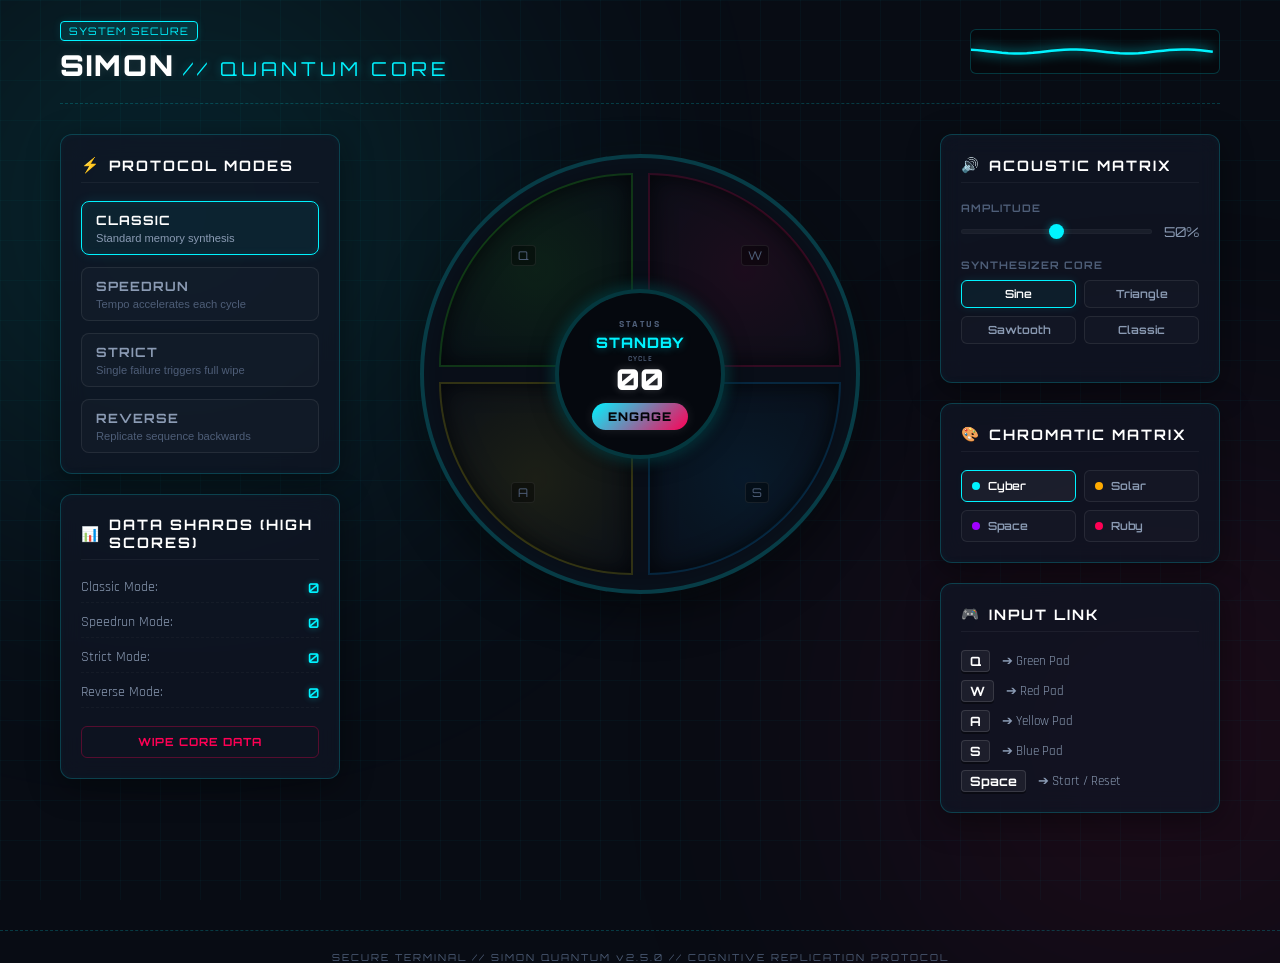
<file: index.html>
<!DOCTYPE html>
<html lang="en">

<head>
  <meta charset="utf-8">
  <meta name="viewport" content="width=device-width, initial-scale=1.0">
  <title>Simon // Quantum Core</title>
  <!-- Futuristic Google Fonts -->
  <link rel="preconnect" href="https://fonts.googleapis.com">
  <link rel="preconnect" href="https://fonts.gstatic.com" crossorigin>
  <link href="https://fonts.googleapis.com/css2?family=Orbitron:wght@400;600;800;900&family=Rajdhani:wght@500;600;700&display=swap" rel="stylesheet">
  <link rel="stylesheet" href="assets/css/style.css">
</head>

<body class="theme-cyberpunk">
  <!-- Sci-fi grid background -->
  <div class="grid-overlay"></div>
  <div class="glow-orb" id="orb-1"></div>
  <div class="glow-orb" id="orb-2"></div>

  <div class="cyber-container">
    <!-- Header -->
    <header class="cyber-header">
      <div class="logo-area">
        <div class="cyber-badge">SYSTEM SECURE</div>
        <h1>SIMON<span>// QUANTUM CORE</span></h1>
      </div>
      <!-- Audio Visualizer in Header -->
      <div class="visualizer-container">
        <canvas id="visualizer-canvas"></canvas>
      </div>
    </header>

    <div class="dashboard-grid">
      <!-- Left Sidebar: Modes & Leaderboard -->
      <aside class="side-panel left-panel">
        <div class="panel-card" id="modes-card">
          <h2><span class="card-icon">⚡</span> PROTOCOL MODES</h2>
          <div class="mode-options">
            <button class="mode-btn active" data-mode="classic">
              <span class="mode-title">CLASSIC</span>
              <span class="mode-desc">Standard memory synthesis</span>
            </button>
            <button class="mode-btn" data-mode="speedrun">
              <span class="mode-title">SPEEDRUN</span>
              <span class="mode-desc">Tempo accelerates each cycle</span>
            </button>
            <button class="mode-btn" data-mode="strict">
              <span class="mode-title">STRICT</span>
              <span class="mode-desc">Single failure triggers full wipe</span>
            </button>
            <button class="mode-btn" data-mode="reverse">
              <span class="mode-title">REVERSE</span>
              <span class="mode-desc">Replicate sequence backwards</span>
            </button>
          </div>
        </div>

        <div class="panel-card" id="leaderboard-card">
          <h2><span class="card-icon">📊</span> DATA SHARDS (HIGH SCORES)</h2>
          <div class="scores-list">
            <div class="score-row">
              <span class="score-label">Classic Mode:</span>
              <span class="score-val" id="high-classic">0</span>
            </div>
            <div class="score-row">
              <span class="score-label">Speedrun Mode:</span>
              <span class="score-val" id="high-speedrun">0</span>
            </div>
            <div class="score-row">
              <span class="score-label">Strict Mode:</span>
              <span class="score-val" id="high-strict">0</span>
            </div>
            <div class="score-row">
              <span class="score-label">Reverse Mode:</span>
              <span class="score-val" id="high-reverse">0</span>
            </div>
          </div>
          <button id="reset-data" class="action-btn-secondary">WIPE CORE DATA</button>
        </div>
      </aside>

      <!-- Center Console: The Game Board -->
      <main class="console-panel">
        <div class="canvas-particle-wrapper">
          <canvas id="particle-canvas"></canvas>
          
          <div class="simon-ring">
            <!-- Game pads -->
            <div type="button" id="green" class="pad green-pad" data-key="green">
              <span class="key-hint">Q</span>
            </div>
            <div type="button" id="red" class="pad red-pad" data-key="red">
              <span class="key-hint">W</span>
            </div>
            <div type="button" id="yellow" class="pad yellow-pad" data-key="yellow">
              <span class="key-hint">A</span>
            </div>
            <div type="button" id="blue" class="pad blue-pad" data-key="blue">
              <span class="key-hint">S</span>
            </div>

            <!-- Central Core Screen -->
            <div class="core-display">
              <div class="core-inner">
                <div class="core-status">STATUS</div>
                <div id="core-state" class="state-indicator font-digital">STANDBY</div>
                <div class="level-indicator">
                  <span class="lbl">CYCLE</span>
                  <span id="level-title" class="font-digital">00</span>
                </div>
                <button id="start-btn" class="core-action-btn">ENGAGE</button>
              </div>
            </div>
          </div>
        </div>
      </main>

      <!-- Right Sidebar: Audio Settings & Controls -->
      <aside class="side-panel right-panel">
        <div class="panel-card" id="audio-settings-card">
          <h2><span class="card-icon">🔊</span> ACOUSTIC MATRIX</h2>
          <div class="control-group">
            <label for="volume-slider">AMPLITUDE</label>
            <div class="slider-wrapper">
              <input type="range" id="volume-slider" min="0" max="100" value="50">
              <span id="volume-val">50%</span>
            </div>
          </div>
          <div class="control-group">
            <label>SYNTHESIZER CORE</label>
            <div class="synth-options">
              <button class="synth-btn active" data-synth="sine">Sine</button>
              <button class="synth-btn" data-synth="triangle">Triangle</button>
              <button class="synth-btn" data-synth="sawtooth">Sawtooth</button>
              <button class="synth-btn" data-synth="classic">Classic</button>
            </div>
          </div>
        </div>

        <div class="panel-card" id="theme-settings-card">
          <h2><span class="card-icon">🎨</span> CHROMATIC MATRIX</h2>
          <div class="theme-grid">
            <button class="theme-select-btn cyber-theme active" data-theme="cyberpunk" title="Cyberpunk Cyan">
              <span class="theme-dot" style="background: #00f3ff;"></span> Cyber
            </button>
            <button class="theme-select-btn solar-theme" data-theme="solar" title="Solar Gold">
              <span class="theme-dot" style="background: #ffaa00;"></span> Solar
            </button>
            <button class="theme-select-btn space-theme" data-theme="space" title="Deep Space">
              <span class="theme-dot" style="background: #a100ff;"></span> Space
            </button>
            <button class="theme-select-btn ruby-theme" data-theme="ruby" title="Laser Ruby">
              <span class="theme-dot" style="background: #ff0055;"></span> Ruby
            </button>
          </div>
        </div>

        <div class="panel-card" id="controls-card">
          <h2><span class="card-icon">🎮</span> INPUT LINK</h2>
          <div class="keyboard-mappings">
            <div class="map-row"><span class="key-cap">Q</span> <span>➔ Green Pad</span></div>
            <div class="map-row"><span class="key-cap">W</span> <span>➔ Red Pad</span></div>
            <div class="map-row"><span class="key-cap">A</span> <span>➔ Yellow Pad</span></div>
            <div class="map-row"><span class="key-cap">S</span> <span>➔ Blue Pad</span></div>
            <div class="map-row"><span class="key-cap">Space</span> <span>➔ Start / Reset</span></div>
          </div>
        </div>
      </aside>
    </div>
  </div>

  <footer class="cyber-footer">
    <p>SECURE TERMINAL // SIMON QUANTUM v2.5.0 // COGNITIVE REPLICATION PROTOCOL</p>
  </footer>

  <script src="assets/js/script.js" charset="utf-8"></script>
</body>

</html>
</file>
<file: assets/css/style.css>
/* FUTURISTIC & PREMIUM SCI-FI DESIGN SYSTEM */

:root {
  /* Default: Cyberpunk Cyan Theme */
  --bg-primary: #080c14;
  --bg-secondary: rgba(16, 22, 36, 0.75);
  --border-color: rgba(0, 243, 255, 0.2);
  --accent-primary: #00f3ff;
  --accent-secondary: #ff0055;
  --accent-glow: rgba(0, 243, 255, 0.4);
  --panel-glow: rgba(0, 243, 255, 0.03);
  --grid-color: rgba(0, 243, 255, 0.03);
  
  --text-primary: #ffffff;
  --text-secondary: #8b9bb4;
  --text-muted: #4e5e78;
  
  /* Game Pad Colors (Standard Neon) */
  --green-glow: #39ff14;
  --red-glow: #ff0055;
  --yellow-glow: #ffea00;
  --blue-glow: #00a2ff;
  
  --transition-speed: 0.25s;
}

/* Theme: Solar Gold */
.theme-solar {
  --bg-primary: #0d0903;
  --bg-secondary: rgba(26, 18, 8, 0.75);
  --border-color: rgba(255, 170, 0, 0.2);
  --accent-primary: #ffaa00;
  --accent-secondary: #ff5500;
  --accent-glow: rgba(255, 170, 0, 0.4);
  --panel-glow: rgba(255, 170, 0, 0.03);
  --grid-color: rgba(255, 170, 0, 0.03);
  
  --text-primary: #ffffff;
  --text-secondary: #cca37a;
  --text-muted: #735d47;
  
  --green-glow: #ffd000;
  --red-glow: #ff5500;
  --yellow-glow: #ffe600;
  --blue-glow: #ff8800;
}

/* Theme: Deep Space Violet */
.theme-space {
  --bg-primary: #080312;
  --bg-secondary: rgba(22, 10, 36, 0.75);
  --border-color: rgba(161, 0, 255, 0.2);
  --accent-primary: #a100ff;
  --accent-secondary: #00ffc4;
  --accent-glow: rgba(161, 0, 255, 0.4);
  --panel-glow: rgba(161, 0, 255, 0.03);
  --grid-color: rgba(161, 0, 255, 0.03);
  
  --text-primary: #ffffff;
  --text-secondary: #b99ecb;
  --text-muted: #665275;
  
  --green-glow: #00ffc4;
  --red-glow: #e200ff;
  --yellow-glow: #ff00aa;
  --blue-glow: #7000ff;
}

/* Theme: Laser Ruby */
.theme-ruby {
  --bg-primary: #0f0207;
  --bg-secondary: rgba(36, 8, 18, 0.75);
  --border-color: rgba(255, 0, 85, 0.2);
  --accent-primary: #ff0055;
  --accent-secondary: #ffaa00;
  --accent-glow: rgba(255, 0, 85, 0.4);
  --panel-glow: rgba(255, 0, 85, 0.03);
  --grid-color: rgba(255, 0, 85, 0.03);
  
  --text-primary: #ffffff;
  --text-secondary: #cb9eb0;
  --text-muted: #7a5865;
  
  --green-glow: #ffaa00;
  --red-glow: #ff0022;
  --yellow-glow: #ff00aa;
  --blue-glow: #ff0088;
}

/* Global Reset */
* {
  margin: 0;
  padding: 0;
  box-sizing: border-box;
}

body {
  font-family: 'Rajdhani', sans-serif;
  background-color: var(--bg-primary);
  color: var(--text-primary);
  overflow-x: hidden;
  min-height: 100vh;
  position: relative;
  transition: background-color var(--transition-speed);
}

.font-digital {
  font-family: 'Orbitron', sans-serif;
}

/* Sci-fi grid and glow orbs */
.grid-overlay {
  position: fixed;
  top: 0;
  left: 0;
  width: 100%;
  height: 100%;
  background-image: 
    linear-gradient(var(--grid-color) 1px, transparent 1px),
    linear-gradient(90deg, var(--grid-color) 1px, transparent 1px);
  background-size: 40px 40px;
  z-index: -1;
  pointer-events: none;
  transition: background-image var(--transition-speed);
}

.glow-orb {
  position: fixed;
  border-radius: 50%;
  filter: blur(150px);
  opacity: 0.12;
  z-index: -2;
  pointer-events: none;
  transition: background 0.5s ease;
}

#orb-1 {
  top: -10%;
  left: -10%;
  width: 600px;
  height: 600px;
  background: var(--accent-primary);
  animation: floatOrb 25s ease-in-out infinite alternate;
}

#orb-2 {
  bottom: -10%;
  right: -10%;
  width: 500px;
  height: 500px;
  background: var(--accent-secondary);
  animation: floatOrb 20s ease-in-out infinite alternate-reverse;
}

@keyframes floatOrb {
  0% { transform: translate(0, 0) scale(1); }
  100% { transform: translate(60px, 40px) scale(1.15); }
}

/* Layout Elements */
.cyber-container {
  max-width: 1200px;
  margin: 0 auto;
  min-height: 100vh;
  padding: 20px;
  display: flex;
  flex-direction: column;
  justify-content: space-between;
}

.cyber-header {
  display: flex;
  justify-content: space-between;
  align-items: center;
  padding-bottom: 20px;
  border-bottom: 1px dashed var(--border-color);
  margin-bottom: 30px;
  transition: border-color var(--transition-speed);
}

.logo-area h1 {
  font-family: 'Orbitron', sans-serif;
  font-size: 1.8rem;
  font-weight: 900;
  color: var(--text-primary);
  letter-spacing: 2px;
  text-shadow: 0 0 10px rgba(255, 255, 255, 0.1);
}

.logo-area h1 span {
  color: var(--accent-primary);
  font-weight: 400;
  font-size: 1.2rem;
  margin-left: 8px;
  letter-spacing: 4px;
  text-shadow: 0 0 8px var(--accent-glow);
  transition: color var(--transition-speed), text-shadow var(--transition-speed);
}

.cyber-badge {
  display: inline-block;
  background: rgba(0, 243, 255, 0.1);
  border: 1px solid var(--accent-primary);
  color: var(--accent-primary);
  font-family: 'Orbitron', sans-serif;
  font-size: 0.65rem;
  padding: 2px 8px;
  letter-spacing: 1px;
  border-radius: 4px;
  margin-bottom: 6px;
  box-shadow: 0 0 8px rgba(0, 243, 255, 0.1);
  transition: all var(--transition-speed);
}

.visualizer-container {
  width: 250px;
  height: 45px;
  border: 1px solid var(--border-color);
  background: rgba(0, 0, 0, 0.3);
  border-radius: 6px;
  overflow: hidden;
  transition: border-color var(--transition-speed);
}

.visualizer-container canvas {
  width: 100%;
  height: 100%;
  display: block;
}

/* Dashboard Grid System */
.dashboard-grid {
  display: grid;
  grid-template-columns: 280px 1fr 280px;
  gap: 30px;
  align-items: start;
  flex: 1;
}

/* Panel Cards - Glassmorphism style */
.panel-card {
  background: var(--bg-secondary);
  border: 1px solid var(--border-color);
  border-radius: 12px;
  padding: 20px;
  margin-bottom: 20px;
  box-shadow: 0 8px 32px 0 rgba(0, 0, 0, 0.4), inset 0 0 10px var(--panel-glow);
  backdrop-filter: blur(12px);
  -webkit-backdrop-filter: blur(12px);
  transition: border-color var(--transition-speed), box-shadow var(--transition-speed), background var(--transition-speed);
}

.panel-card h2 {
  font-family: 'Orbitron', sans-serif;
  font-size: 0.9rem;
  font-weight: 700;
  letter-spacing: 2px;
  color: var(--text-primary);
  margin-bottom: 18px;
  padding-bottom: 8px;
  border-bottom: 1px solid rgba(255, 255, 255, 0.05);
  display: flex;
  align-items: center;
}

.card-icon {
  color: var(--accent-primary);
  margin-right: 8px;
  transition: color var(--transition-speed);
}

/* Mode Buttons styling */
.mode-options {
  display: flex;
  flex-direction: column;
  gap: 12px;
}

.mode-btn {
  background: rgba(255, 255, 255, 0.02);
  border: 1px solid rgba(255, 255, 255, 0.08);
  border-radius: 8px;
  padding: 10px 14px;
  text-align: left;
  cursor: pointer;
  transition: all 0.2s ease;
  color: var(--text-secondary);
  display: flex;
  flex-direction: column;
}

.mode-btn:hover {
  border-color: rgba(255, 255, 255, 0.2);
  background: rgba(255, 255, 255, 0.05);
  color: var(--text-primary);
}

.mode-btn.active {
  border-color: var(--accent-primary);
  background: rgba(0, 243, 255, 0.05);
  box-shadow: 0 0 12px rgba(0, 243, 255, 0.1), inset 0 0 10px rgba(0, 243, 255, 0.05);
  color: var(--text-primary);
}

.theme-solar .mode-btn.active {
  border-color: var(--accent-primary);
  background: rgba(255, 170, 0, 0.05);
  box-shadow: 0 0 12px rgba(255, 170, 0, 0.1), inset 0 0 10px rgba(255, 170, 0, 0.05);
}

.theme-space .mode-btn.active {
  border-color: var(--accent-primary);
  background: rgba(161, 0, 255, 0.05);
  box-shadow: 0 0 12px rgba(161, 0, 255, 0.1), inset 0 0 10px rgba(161, 0, 255, 0.05);
}

.theme-ruby .mode-btn.active {
  border-color: var(--accent-primary);
  background: rgba(255, 0, 85, 0.05);
  box-shadow: 0 0 12px rgba(255, 0, 85, 0.1), inset 0 0 10px rgba(255, 0, 85, 0.05);
}

.mode-title {
  font-family: 'Orbitron', sans-serif;
  font-size: 0.8rem;
  font-weight: 700;
  letter-spacing: 1px;
}

.mode-desc {
  font-size: 0.7rem;
  color: var(--text-muted);
  margin-top: 4px;
}

.mode-btn.active .mode-desc {
  color: var(--text-secondary);
}

/* Leaderboard */
.scores-list {
  display: flex;
  flex-direction: column;
  gap: 10px;
  margin-bottom: 18px;
}

.score-row {
  display: flex;
  justify-content: space-between;
  align-items: center;
  font-size: 0.85rem;
  border-bottom: 1px dashed rgba(255, 255, 255, 0.03);
  padding-bottom: 6px;
}

.score-label {
  color: var(--text-secondary);
}

.score-val {
  font-family: 'Orbitron', sans-serif;
  font-weight: 600;
  color: var(--accent-primary);
  text-shadow: 0 0 6px var(--accent-glow);
  transition: color var(--transition-speed), text-shadow var(--transition-speed);
}

.action-btn-secondary {
  width: 100%;
  background: transparent;
  border: 1px solid rgba(255, 0, 85, 0.3);
  color: #ff0055;
  font-family: 'Orbitron', sans-serif;
  font-size: 0.7rem;
  font-weight: 700;
  padding: 8px 12px;
  cursor: pointer;
  border-radius: 6px;
  letter-spacing: 1px;
  transition: all 0.2s ease;
}

.action-btn-secondary:hover {
  background: rgba(255, 0, 85, 0.1);
  border-color: #ff0055;
  box-shadow: 0 0 10px rgba(255, 0, 85, 0.2);
}

.action-btn-secondary:active {
  transform: scale(0.98);
}

/* Console Panel (Center Console) */
.console-panel {
  display: flex;
  justify-content: center;
  align-items: center;
  padding: 10px 0;
  min-height: 480px;
}

.canvas-particle-wrapper {
  position: relative;
  width: 440px;
  height: 440px;
}

#particle-canvas {
  position: absolute;
  top: 0;
  left: 0;
  width: 100%;
  height: 100%;
  pointer-events: none;
  z-index: 5;
}

/* Circular Game Ring */
.simon-ring {
  position: relative;
  width: 100%;
  height: 100%;
  border-radius: 50%;
  background: #090e18;
  border: 4px solid var(--border-color);
  box-shadow: 
    0 15px 45px rgba(0, 0, 0, 0.5),
    0 0 30px var(--panel-glow),
    inset 0 0 30px var(--panel-glow);
  display: grid;
  grid-template-columns: 1fr 1fr;
  grid-template-rows: 1fr 1fr;
  gap: 15px;
  padding: 15px;
  box-sizing: border-box;
  overflow: hidden;
  transition: border-color var(--transition-speed), box-shadow var(--transition-speed), background 0.3s;
}

.pad {
  position: relative;
  cursor: pointer;
  transition: filter var(--transition-speed), transform 0.1s ease, box-shadow 0.2s ease;
  border: 2px solid rgba(255, 255, 255, 0.03);
  box-shadow: inset 0 0 25px rgba(0, 0, 0, 0.7);
  display: flex;
  justify-content: center;
  align-items: center;
}

.green-pad {
  background: radial-gradient(circle, rgba(57, 255, 20, 0.08) 0%, rgba(57, 255, 20, 0.01) 100%);
  border-color: rgba(57, 255, 20, 0.15);
  border-top-left-radius: 100%;
}

.red-pad {
  background: radial-gradient(circle, rgba(255, 0, 85, 0.08) 0%, rgba(255, 0, 85, 0.01) 100%);
  border-color: rgba(255, 0, 85, 0.15);
  border-top-right-radius: 100%;
}

.yellow-pad {
  background: radial-gradient(circle, rgba(255, 234, 0, 0.08) 0%, rgba(255, 234, 0, 0.01) 100%);
  border-color: rgba(255, 234, 0, 0.15);
  border-bottom-left-radius: 100%;
}

.blue-pad {
  background: radial-gradient(circle, rgba(0, 162, 255, 0.08) 0%, rgba(0, 162, 255, 0.01) 100%);
  border-color: rgba(0, 162, 255, 0.15);
  border-bottom-right-radius: 100%;
}

/* Hover effect */
.pad:hover:not(.active) {
  filter: brightness(1.2);
  box-shadow: inset 0 0 20px rgba(255, 255, 255, 0.05);
}

/* Active states (flashing) */
.green-pad.active {
  background: var(--green-glow);
  box-shadow: 0 0 35px var(--green-glow), inset 0 0 20px rgba(255, 255, 255, 0.6);
  border-color: #ffffff;
  z-index: 2;
}

.red-pad.active {
  background: var(--red-glow);
  box-shadow: 0 0 35px var(--red-glow), inset 0 0 20px rgba(255, 255, 255, 0.6);
  border-color: #ffffff;
  z-index: 2;
}

.yellow-pad.active {
  background: var(--yellow-glow);
  box-shadow: 0 0 35px var(--yellow-glow), inset 0 0 20px rgba(255, 255, 255, 0.6);
  border-color: #ffffff;
  z-index: 2;
}

.blue-pad.active {
  background: var(--blue-glow);
  box-shadow: 0 0 35px var(--blue-glow), inset 0 0 20px rgba(255, 255, 255, 0.6);
  border-color: #ffffff;
  z-index: 2;
}

/* Pad interactive shrink click */
.pad:active {
  transform: scale(0.98);
}

/* Keyboard hint overlay inside pads */
.key-hint {
  position: absolute;
  font-family: 'Orbitron', sans-serif;
  font-size: 0.75rem;
  color: var(--text-muted);
  border: 1px solid rgba(255, 255, 255, 0.08);
  border-radius: 4px;
  padding: 2px 6px;
  background: rgba(0, 0, 0, 0.4);
  pointer-events: none;
  transition: all 0.2s ease;
}

.green-pad .key-hint { top: 70px; left: 70px; }
.red-pad .key-hint { top: 70px; right: 70px; }
.yellow-pad .key-hint { bottom: 70px; left: 70px; }
.blue-pad .key-hint { bottom: 70px; right: 70px; }

.pad:hover .key-hint {
  color: var(--text-primary);
  border-color: var(--border-color);
  box-shadow: 0 0 6px var(--accent-glow);
}

/* Central Core screen */
.core-display {
  position: absolute;
  top: 50%;
  left: 50%;
  transform: translate(-50%, -50%);
  width: 170px;
  height: 170px;
  background: #05080e;
  border-radius: 50%;
  border: 4px solid var(--border-color);
  box-shadow: 
    0 0 25px rgba(0, 0, 0, 0.8),
    0 0 15px var(--accent-glow);
  display: flex;
  justify-content: center;
  align-items: center;
  z-index: 10;
  transition: border-color var(--transition-speed), box-shadow var(--transition-speed);
}

.core-inner {
  display: flex;
  flex-direction: column;
  align-items: center;
  justify-content: center;
  text-align: center;
  width: 100%;
  height: 100%;
  padding: 15px;
  box-sizing: border-box;
}

.core-status {
  font-size: 0.6rem;
  color: var(--text-muted);
  letter-spacing: 2px;
  text-transform: uppercase;
  font-weight: 700;
}

.state-indicator {
  font-size: 0.9rem;
  color: var(--accent-primary);
  font-weight: 800;
  margin: 3px 0;
  letter-spacing: 1px;
  text-transform: uppercase;
  text-shadow: 0 0 8px var(--accent-glow);
  transition: color var(--transition-speed), text-shadow var(--transition-speed);
}

.level-indicator {
  display: flex;
  flex-direction: column;
  margin-bottom: 8px;
}

.level-indicator .lbl {
  font-size: 0.5rem;
  color: var(--text-muted);
  letter-spacing: 1px;
  font-weight: 600;
}

.level-indicator #level-title {
  font-size: 1.8rem;
  font-weight: 900;
  color: var(--text-primary);
  line-height: 1.1;
  text-shadow: 0 0 8px rgba(255, 255, 255, 0.2);
}

.core-action-btn {
  background: linear-gradient(135deg, var(--accent-primary) 0%, var(--accent-secondary) 100%);
  border: none;
  border-radius: 20px;
  color: #04060a;
  font-family: 'Orbitron', sans-serif;
  font-size: 0.75rem;
  font-weight: 900;
  padding: 6px 16px;
  cursor: pointer;
  transition: all 0.2s ease;
  box-shadow: 0 0 12px rgba(255, 255, 255, 0.1);
  letter-spacing: 1px;
  text-transform: uppercase;
}

.core-action-btn:hover {
  transform: scale(1.05);
  box-shadow: 0 0 20px var(--accent-glow);
  filter: brightness(1.15);
}

.core-action-btn:active {
  transform: scale(0.95);
}

/* Audio Settings */
.control-group {
  margin-bottom: 18px;
}

.control-group label {
  display: block;
  font-family: 'Orbitron', sans-serif;
  font-size: 0.65rem;
  color: var(--text-muted);
  letter-spacing: 1px;
  margin-bottom: 8px;
  font-weight: 700;
}

/* Custom Volume Slider styling */
.slider-wrapper {
  display: flex;
  align-items: center;
  gap: 12px;
}

.slider-wrapper span {
  font-size: 0.85rem;
  color: var(--text-secondary);
  font-family: 'Orbitron', sans-serif;
  width: 35px;
  text-align: right;
}

input[type=range] {
  -webkit-appearance: none;
  width: 100%;
  background: transparent;
}

input[type=range]:focus {
  outline: none;
}

input[type=range]::-webkit-slider-runnable-track {
  width: 100%;
  height: 5px;
  cursor: pointer;
  background: rgba(255, 255, 255, 0.05);
  border-radius: 4px;
  border: 1px solid rgba(255, 255, 255, 0.02);
}

input[type=range]::-webkit-slider-thumb {
  height: 15px;
  width: 15px;
  border-radius: 50%;
  background: var(--accent-primary);
  cursor: pointer;
  -webkit-appearance: none;
  margin-top: -6px;
  box-shadow: 0 0 8px var(--accent-glow);
  transition: background var(--transition-speed), box-shadow var(--transition-speed);
}

input[type=range]:focus::-webkit-slider-runnable-track {
  background: rgba(255, 255, 255, 0.08);
}

/* Synth Buttons Matrix */
.synth-options {
  display: grid;
  grid-template-columns: 1fr 1fr;
  gap: 8px;
}

.synth-btn {
  background: rgba(255, 255, 255, 0.02);
  border: 1px solid rgba(255, 255, 255, 0.08);
  border-radius: 6px;
  padding: 6px 10px;
  font-family: 'Orbitron', sans-serif;
  font-size: 0.7rem;
  font-weight: 600;
  color: var(--text-secondary);
  cursor: pointer;
  transition: all 0.2s ease;
}

.synth-btn:hover {
  border-color: rgba(255, 255, 255, 0.2);
  color: var(--text-primary);
}

.synth-btn.active {
  border-color: var(--accent-primary);
  background: rgba(0, 243, 255, 0.05);
  box-shadow: 0 0 10px rgba(0, 243, 255, 0.1);
  color: var(--text-primary);
}

.theme-solar .synth-btn.active {
  border-color: var(--accent-primary);
  background: rgba(255, 170, 0, 0.05);
  box-shadow: 0 0 10px rgba(255, 170, 0, 0.1);
}

.theme-space .synth-btn.active {
  border-color: var(--accent-primary);
  background: rgba(161, 0, 255, 0.05);
  box-shadow: 0 0 10px rgba(161, 0, 255, 0.1);
}

.theme-ruby .synth-btn.active {
  border-color: var(--accent-primary);
  background: rgba(255, 0, 85, 0.05);
  box-shadow: 0 0 10px rgba(255, 0, 85, 0.1);
}

/* Chromatic Theme Matrix */
.theme-grid {
  display: grid;
  grid-template-columns: 1fr 1fr;
  gap: 8px;
}

.theme-select-btn {
  background: rgba(255, 255, 255, 0.02);
  border: 1px solid rgba(255, 255, 255, 0.08);
  border-radius: 6px;
  padding: 8px 10px;
  font-family: 'Orbitron', sans-serif;
  font-size: 0.7rem;
  font-weight: 600;
  color: var(--text-secondary);
  cursor: pointer;
  transition: all 0.2s ease;
  display: flex;
  align-items: center;
  gap: 8px;
}

.theme-select-btn:hover {
  border-color: rgba(255, 255, 255, 0.2);
  color: var(--text-primary);
}

.theme-select-btn.active {
  border-color: var(--accent-primary);
  background: rgba(255, 255, 255, 0.05);
  color: var(--text-primary);
  box-shadow: 0 0 10px var(--panel-glow);
}

.theme-dot {
  width: 8px;
  height: 8px;
  border-radius: 50%;
  display: inline-block;
}

/* Keyboard Mappings */
.keyboard-mappings {
  display: flex;
  flex-direction: column;
  gap: 8px;
}

.map-row {
  display: flex;
  align-items: center;
  gap: 12px;
  font-size: 0.8rem;
  color: var(--text-secondary);
}

.key-cap {
  font-family: 'Orbitron', sans-serif;
  font-weight: 700;
  background: rgba(255, 255, 255, 0.05);
  border: 1px solid rgba(255, 255, 255, 0.12);
  border-radius: 4px;
  padding: 2px 8px;
  color: var(--text-primary);
  min-width: 28px;
  text-align: center;
  box-shadow: 0 2px 0 rgba(0, 0, 0, 0.4);
}

/* Glitch Red Alert (Game Over flash screen) */
.game-over-alert {
  animation: glitchAlert 0.4s ease-out;
}

@keyframes glitchAlert {
  0%, 100% { background-color: var(--bg-primary); }
  20%, 60% { background-color: rgba(255, 0, 85, 0.4); filter: hue-rotate(90deg) brightness(1.5); }
  40%, 80% { background-color: rgba(0, 0, 0, 0.9); }
}

/* Footer details */
.cyber-footer {
  text-align: center;
  padding-top: 20px;
  border-top: 1px dashed var(--border-color);
  margin-top: 30px;
  transition: border-color var(--transition-speed);
}

.cyber-footer p {
  font-family: 'Orbitron', sans-serif;
  font-size: 0.6rem;
  color: var(--text-muted);
  letter-spacing: 2px;
}

/* Scrollbars mapping */
::-webkit-scrollbar {
  width: 6px;
  height: 6px;
}

::-webkit-scrollbar-track {
  background: var(--bg-primary);
}

::-webkit-scrollbar-thumb {
  background: var(--border-color);
  border-radius: 3px;
}

::-webkit-scrollbar-thumb:hover {
  background: var(--accent-primary);
}

/* RESPONSIVENESS MEDIA QUERIES */

@media (max-width: 1024px) {
  .dashboard-grid {
    grid-template-columns: 1fr 1fr;
    gap: 20px;
  }
  
  .console-panel {
    grid-column: 1 / span 2;
    grid-row: 1;
  }
  
  .left-panel {
    grid-column: 1;
    grid-row: 2;
  }
  
  .right-panel {
    grid-column: 2;
    grid-row: 2;
  }
}

@media (max-width: 768px) {
  .cyber-header {
    flex-direction: column;
    gap: 15px;
    text-align: center;
  }
  
  .dashboard-grid {
    grid-template-columns: 1fr;
  }
  
  .console-panel {
    grid-column: 1;
    grid-row: 1;
  }
  
  .left-panel {
    grid-column: 1;
    grid-row: 2;
  }
  
  .right-panel {
    grid-column: 1;
    grid-row: 3;
  }
  
  .canvas-particle-wrapper {
    width: 320px;
    height: 320px;
  }
  
  .simon-ring {
    gap: 10px;
    padding: 10px;
  }
  
  .core-display {
    width: 130px;
    height: 130px;
    border-width: 3px;
  }
  
  .level-indicator #level-title {
    font-size: 1.4rem;
  }
  
  .core-status {
    font-size: 0.5rem;
  }
  
  .state-indicator {
    font-size: 0.75rem;
  }
  
  .core-action-btn {
    font-size: 0.65rem;
    padding: 4px 12px;
  }
  
  .green-pad .key-hint { top: 40px; left: 40px; }
  .red-pad .key-hint { top: 40px; right: 40px; }
  .yellow-pad .key-hint { bottom: 40px; left: 40px; }
  .blue-pad .key-hint { bottom: 40px; right: 40px; }
}
</file>
